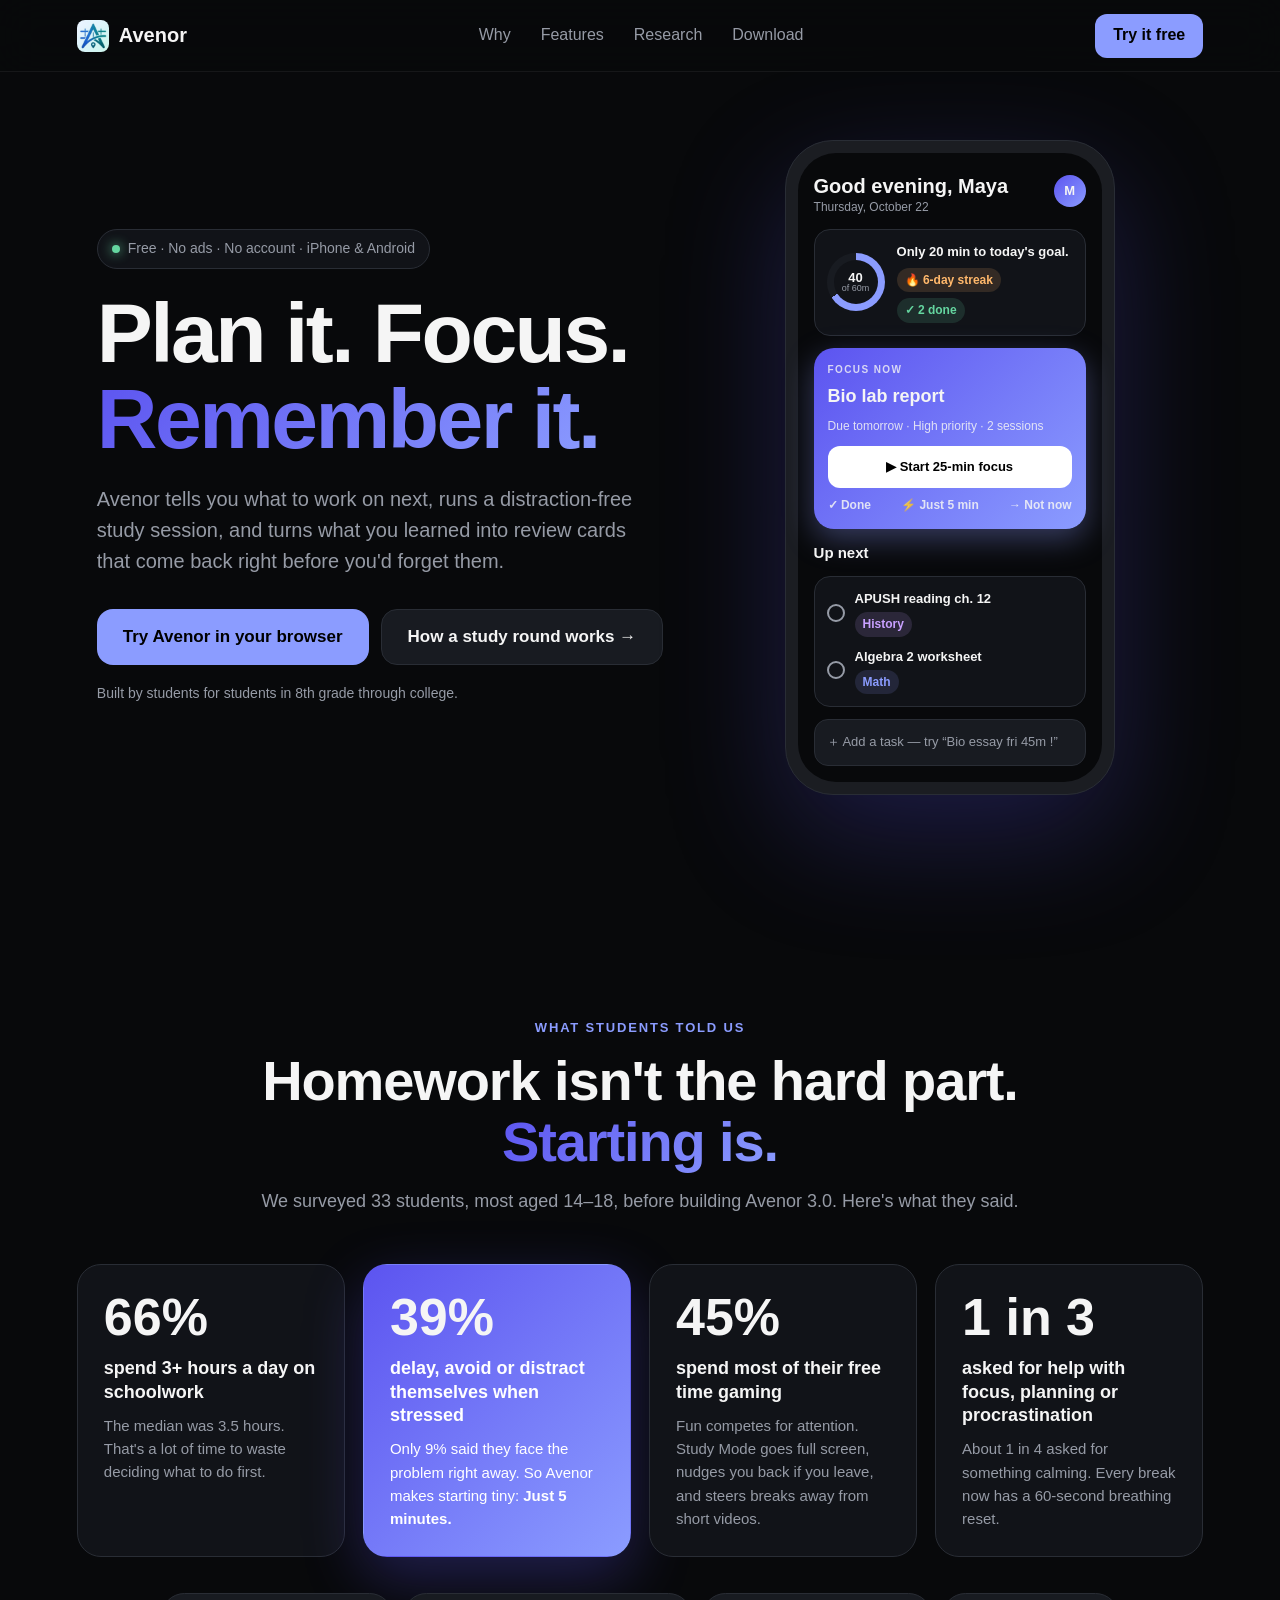
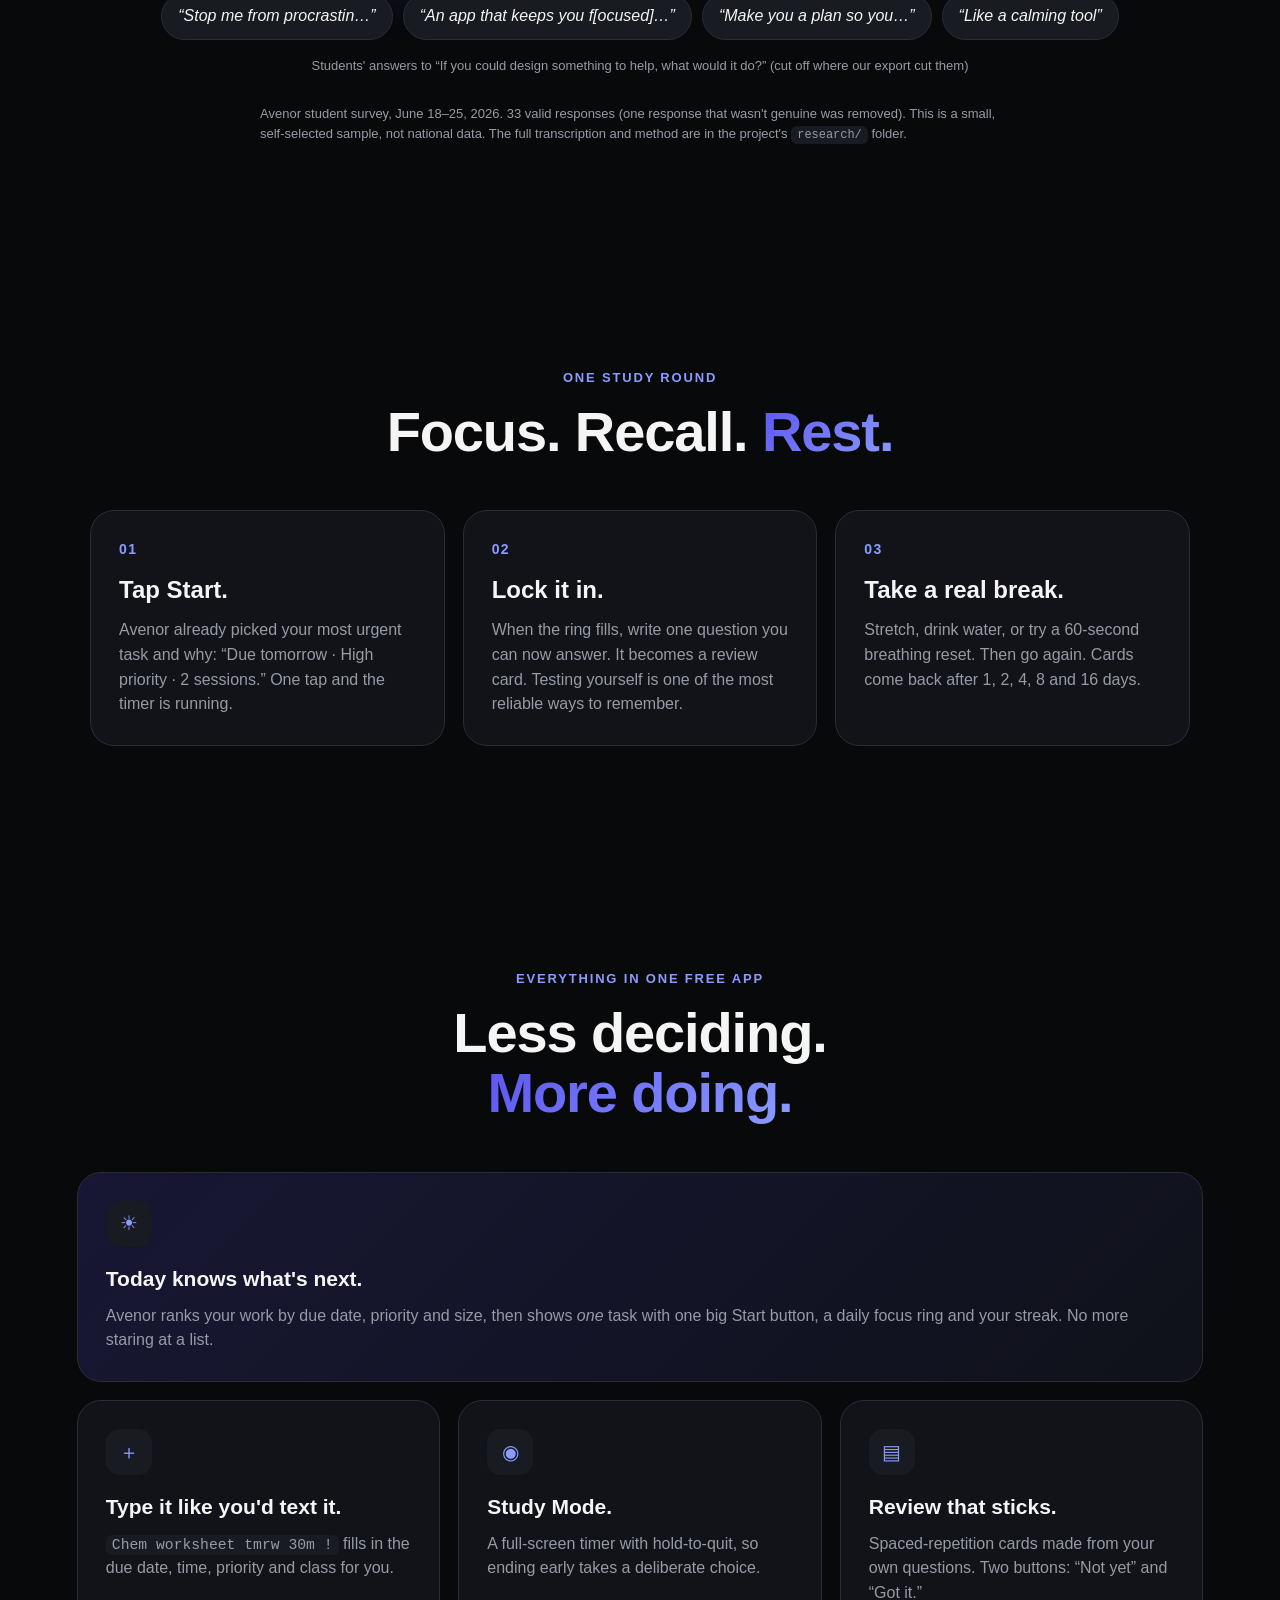
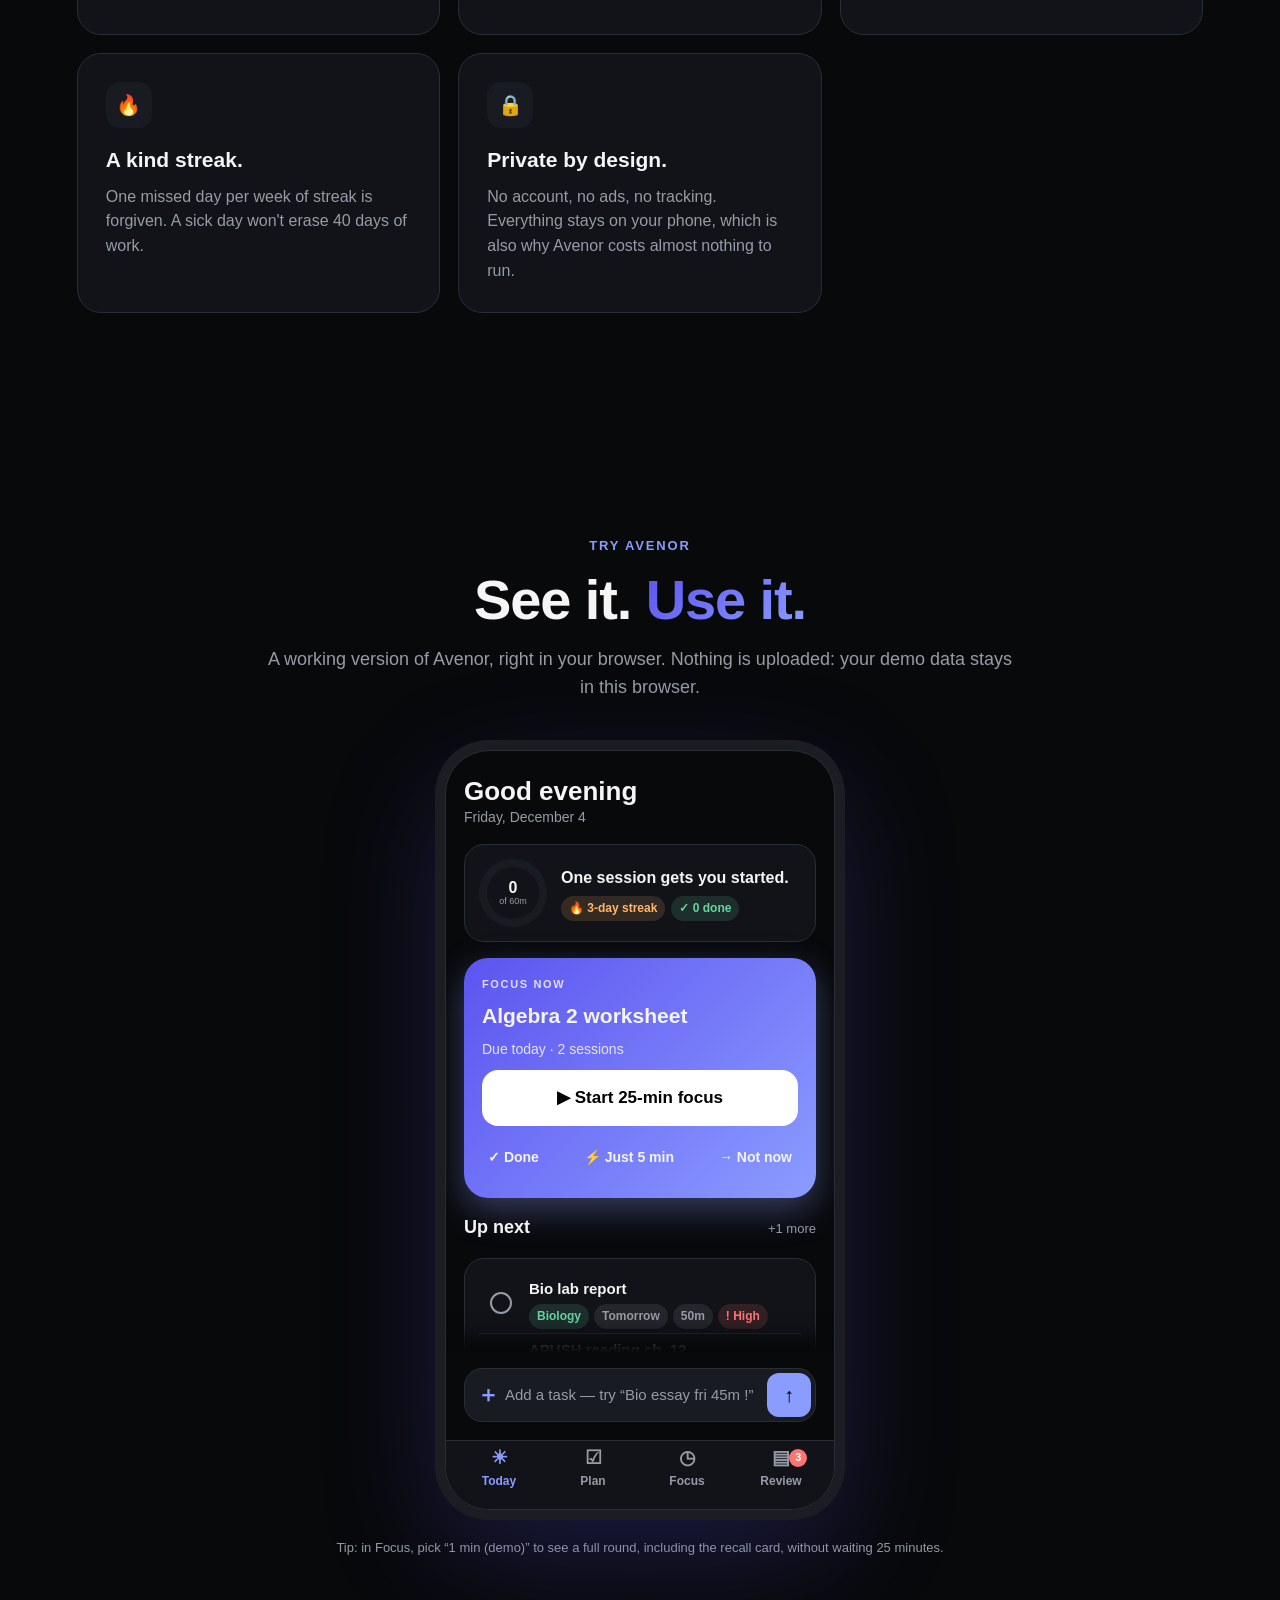
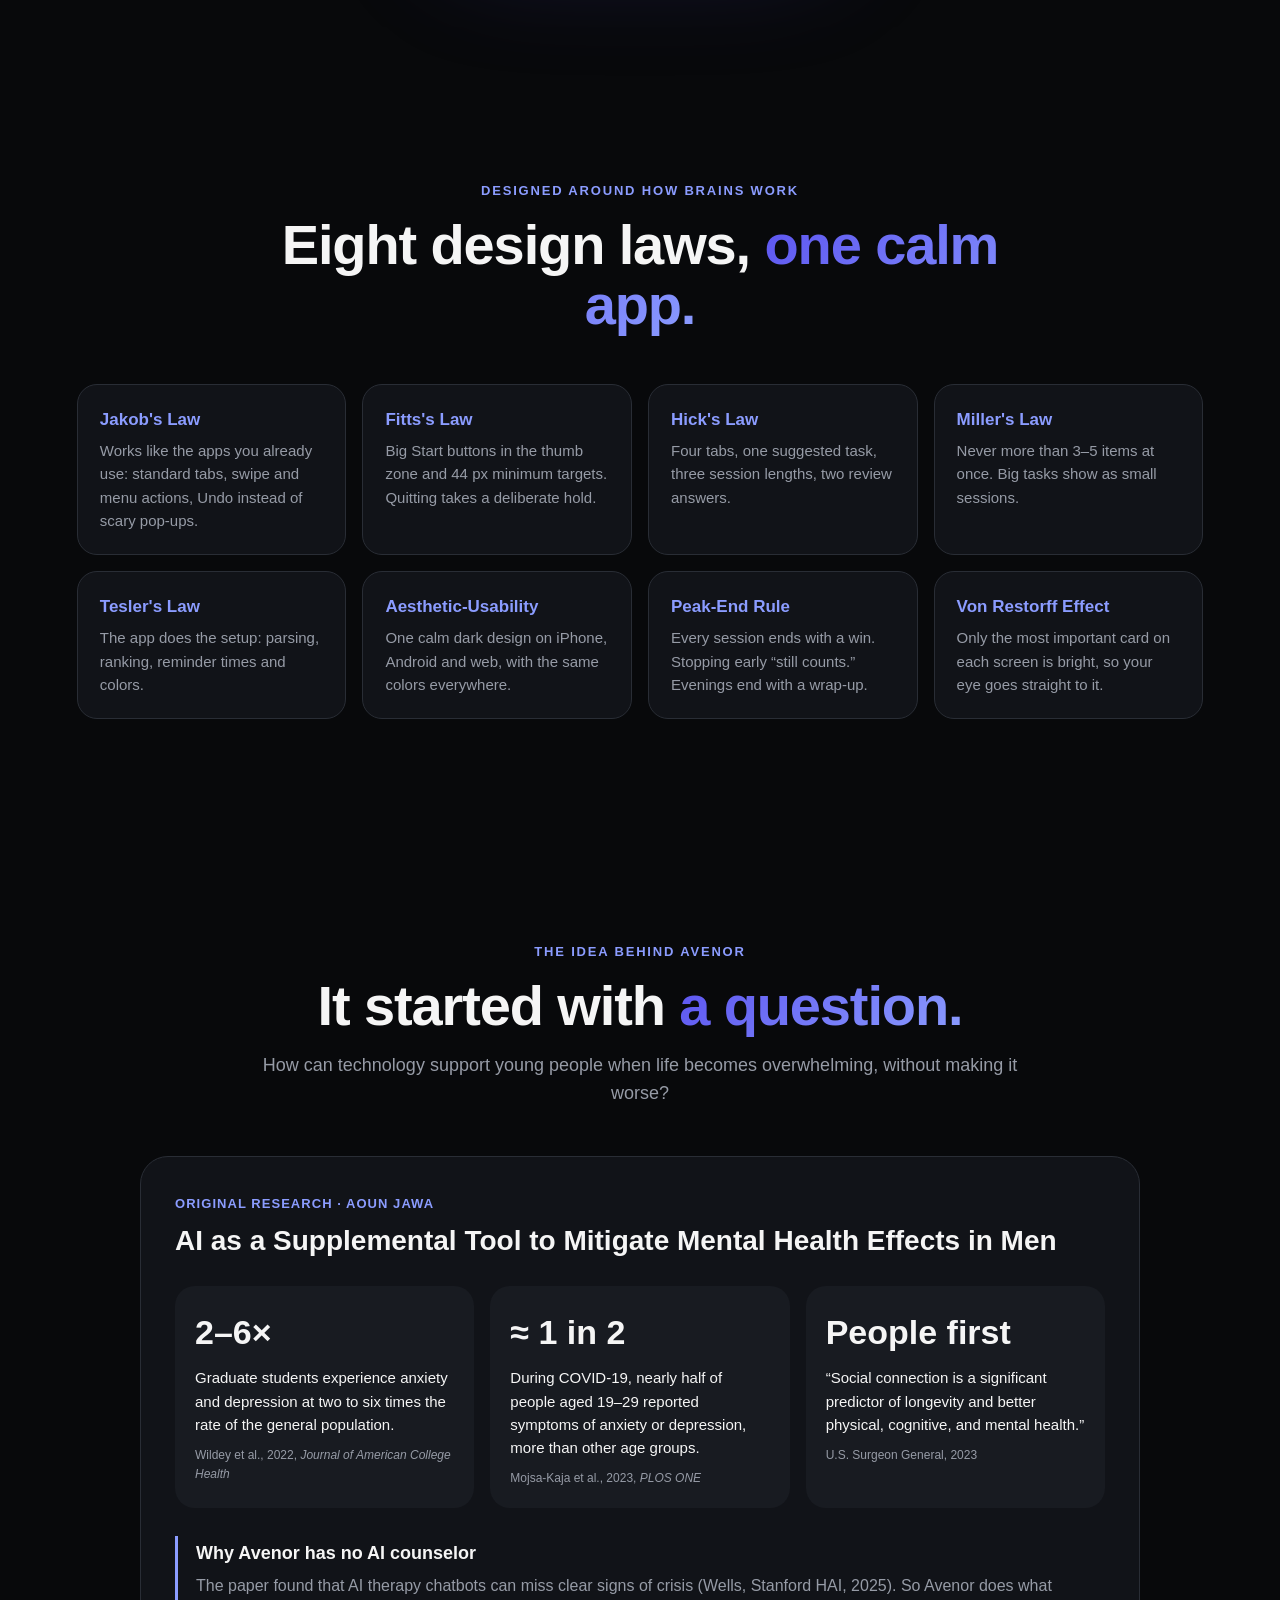
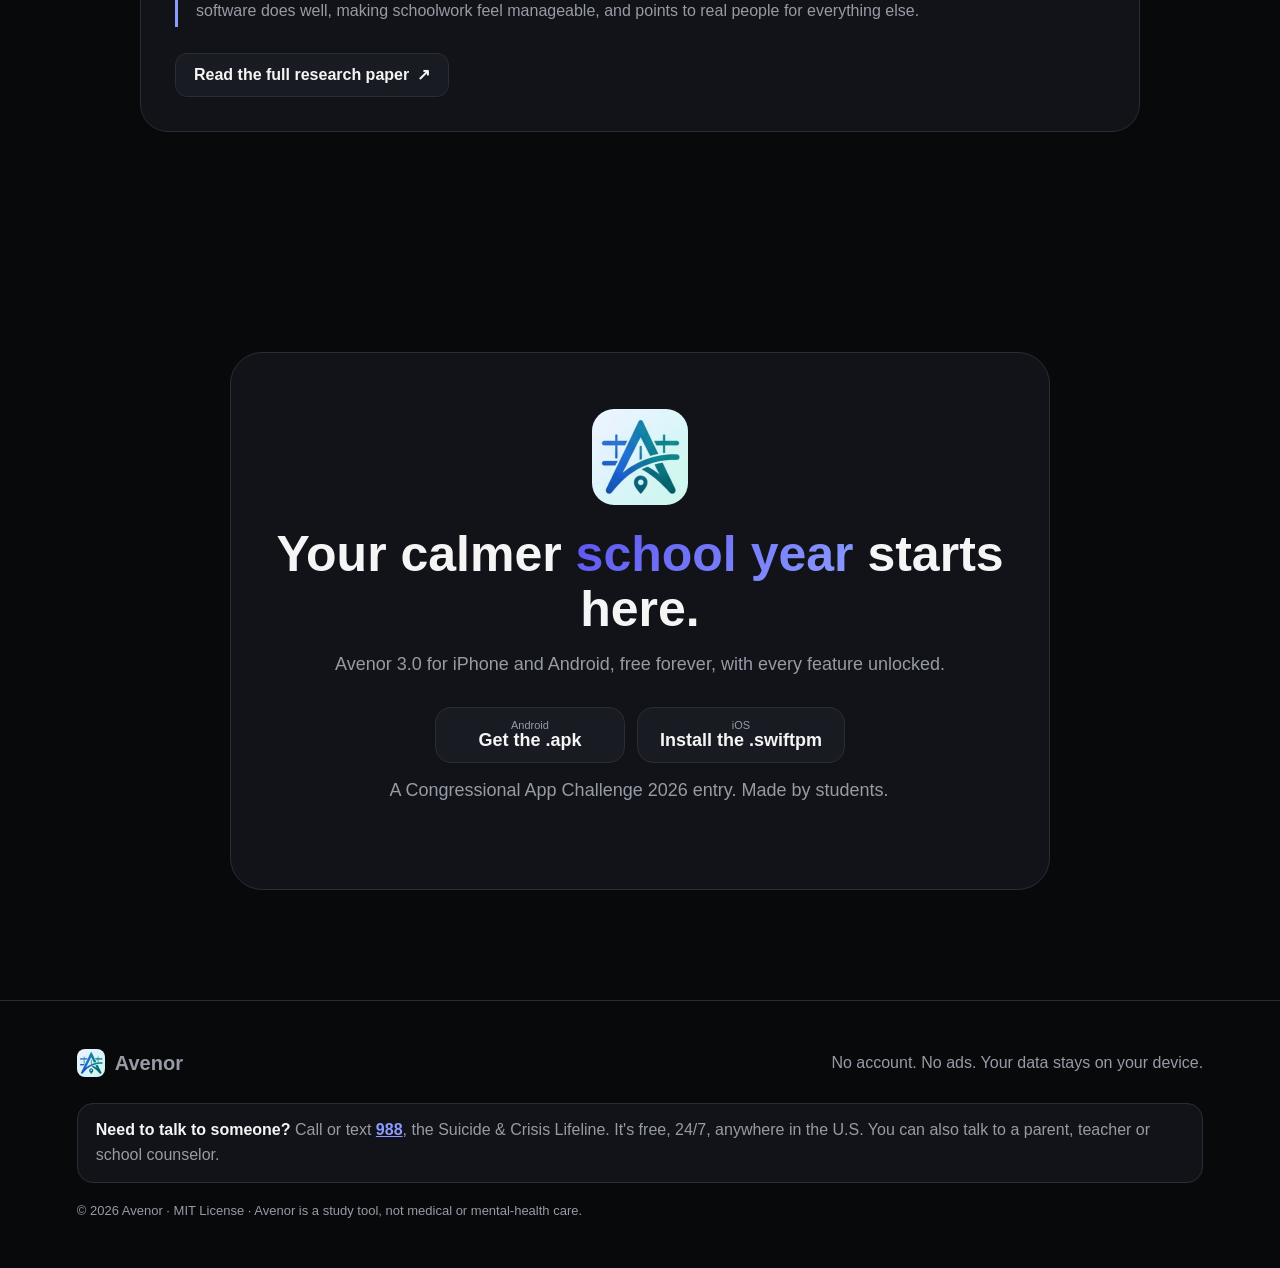
<file: index.html>
<!DOCTYPE html>
<html lang="en">
<head>
  <meta charset="UTF-8">
  <meta name="viewport" content="width=device-width, initial-scale=1.0">
  <title>Avenor — Plan it. Focus. Remember it.</title>
  <meta name="description" content="Avenor is a free, private study app for students in 8th grade through college: a planner, a focus timer and a spaced-repetition memory coach in one. No ads, no account.">
  <meta name="theme-color" content="#08090b">
  <link rel="icon" type="image/png" sizes="32x32" href="assets/favicon-32.png">
  <link rel="apple-touch-icon" href="assets/apple-touch-icon.png">
  <link rel="stylesheet" href="tokens.css">
  <link rel="stylesheet" href="style.css">
</head>
<body>
  <a class="skip-link" href="#main">Skip to content</a>

  <!-- Jakob's Law: a conventional top nav — logo left, links center, one call to action right -->
  <header class="navbar">
    <a class="logo" href="#top" aria-label="Avenor home">
      <img src="assets/avenor-icon.png" alt="" width="32" height="32">
      <span>Avenor</span>
    </a>
    <nav class="nav-links" aria-label="Main">
      <a href="#why">Why</a>
      <a href="#features">Features</a>
      <a href="#research">Research</a>
      <a href="#download">Download</a>
    </nav>
    <a href="#demo" class="nav-button">Try it free</a>
  </header>

  <main id="main">
    <!-- HERO — Hick's Law: one primary action, one secondary -->
    <section class="hero" id="top">
      <div class="hero-content">
        <div class="badge"><span></span>Free · No ads · No account · iPhone &amp; Android</div>
        <h1>Plan it. Focus.<br><span>Remember it.</span></h1>
        <p class="lead">
          Avenor tells you what to work on next, runs a distraction-free study session,
          and turns what you learned into review cards that come back right before you'd forget them.
        </p>
        <div class="hero-buttons">
          <a href="#demo" class="primary-button">Try Avenor in your browser</a>
          <a href="#how" class="secondary-button">How a study round works →</a>
        </div>
        <p class="hero-note">Built by students for students in 8th grade through college.</p>
      </div>

      <!-- Static preview of the app's Today screen (same layout as iOS and Android) -->
      <div class="phone" aria-hidden="true">
        <div class="phone-screen">
          <div class="p-top">
            <div>
              <div class="p-greet">Good evening, Maya</div>
              <div class="p-date">Thursday, October 22</div>
            </div>
            <div class="p-avatar">M</div>
          </div>
          <div class="p-panel p-progress">
            <div class="ring" style="--p: 0.66"><div><b>40</b><small>of 60m</small></div></div>
            <div>
              <b>Only 20 min to today's goal.</b>
              <div class="chips"><span class="chip orange">🔥 6-day streak</span><span class="chip green">✓ 2 done</span></div>
            </div>
          </div>
          <div class="p-hero">
            <small>FOCUS NOW</small>
            <b>Bio lab report</b>
            <span>Due tomorrow · High priority · 2 sessions</span>
            <div class="p-start">▶ Start 25-min focus</div>
            <div class="p-actions"><span>✓ Done</span><span>⚡ Just 5 min</span><span>→ Not now</span></div>
          </div>
          <div class="p-label">Up next</div>
          <div class="p-panel p-list">
            <div class="p-row"><i></i><div><b>APUSH reading ch. 12</b><span class="chip violet">History</span></div></div>
            <div class="p-row"><i></i><div><b>Algebra 2 worksheet</b><span class="chip blue">Math</span></div></div>
          </div>
          <div class="p-quick">＋ Add a task — try “Bio essay fri 45m !”</div>
        </div>
      </div>
    </section>

    <!-- WHY — survey statistics -->
    <section class="why" id="why">
      <div class="section-heading">
        <small>What students told us</small>
        <h2>Homework isn't the hard part.<br><span>Starting is.</span></h2>
        <p>We surveyed 33 students, most aged 14–18, before building Avenor 3.0. Here's what they said.</p>
      </div>
      <div class="stat-grid">
        <article class="stat-card">
          <div class="stat-number" data-count="66">66%</div>
          <h3>spend 3+ hours a day on schoolwork</h3>
          <p>The median was 3.5 hours. That's a lot of time to waste deciding what to do first.</p>
        </article>
        <article class="stat-card highlight">
          <div class="stat-number" data-count="39">39%</div>
          <h3>delay, avoid or distract themselves when stressed</h3>
          <p>Only 9% said they face the problem right away. So Avenor makes starting tiny: <b>Just 5 minutes.</b></p>
        </article>
        <article class="stat-card">
          <div class="stat-number" data-count="45">45%</div>
          <h3>spend most of their free time gaming</h3>
          <p>Fun competes for attention. Study Mode goes full screen, nudges you back if you leave, and steers breaks away from short videos.</p>
        </article>
        <article class="stat-card">
          <div class="stat-number">1 in 3</div>
          <h3>asked for help with focus, planning or procrastination</h3>
          <p>About 1 in 4 asked for something calming. Every break now has a 60-second breathing reset.</p>
        </article>
      </div>
      <figure class="quotes">
        <blockquote>“Stop me from procrastin…”</blockquote>
        <blockquote>“An app that keeps you f[ocused]…”</blockquote>
        <blockquote>“Make you a plan so you…”</blockquote>
        <blockquote>“Like a calming tool”</blockquote>
        <figcaption>Students' answers to “If you could design something to help, what would it do?” (cut off where our export cut them)</figcaption>
      </figure>
      <p class="fineprint">Avenor student survey, June 18–25, 2026. 33 valid responses (one response that wasn't genuine was removed). This is a small, self-selected sample, not national data. The full transcription and method are in the project's <code>research/</code> folder.</p>
    </section>

    <!-- HOW — Miller's Law: three steps -->
    <section class="how" id="how">
      <div class="section-heading">
        <small>One study round</small>
        <h2>Focus. Recall. <span>Rest.</span></h2>
      </div>
      <ol class="steps">
        <li class="step">
          <div class="step-number">01</div>
          <h3>Tap Start.</h3>
          <p>Avenor already picked your most urgent task and why: “Due tomorrow · High priority · 2 sessions.” One tap and the timer is running.</p>
        </li>
        <li class="step">
          <div class="step-number">02</div>
          <h3>Lock it in.</h3>
          <p>When the ring fills, write one question you can now answer. It becomes a review card. Testing yourself is one of the most reliable ways to remember.</p>
        </li>
        <li class="step">
          <div class="step-number">03</div>
          <h3>Take a real break.</h3>
          <p>Stretch, drink water, or try a 60-second breathing reset. Then go again. Cards come back after 1, 2, 4, 8 and 16 days.</p>
        </li>
      </ol>
    </section>

    <!-- FEATURES -->
    <section class="features" id="features">
      <div class="section-heading">
        <small>Everything in one free app</small>
        <h2>Less deciding.<br><span>More doing.</span></h2>
      </div>
      <div class="feature-grid">
        <article class="feature-card large">
          <div class="feature-icon" aria-hidden="true">☀︎</div>
          <h3>Today knows what's next.</h3>
          <p>Avenor ranks your work by due date, priority and size, then shows <em>one</em> task with one big Start button, a daily focus ring and your streak. No more staring at a list.</p>
        </article>
        <article class="feature-card">
          <div class="feature-icon" aria-hidden="true">＋</div>
          <h3>Type it like you'd text it.</h3>
          <p><code>Chem worksheet tmrw 30m !</code> fills in the due date, time, priority and class for you.</p>
        </article>
        <article class="feature-card">
          <div class="feature-icon" aria-hidden="true">◉</div>
          <h3>Study Mode.</h3>
          <p>A full-screen timer with hold-to-quit, so ending early takes a deliberate choice.</p>
        </article>
        <article class="feature-card">
          <div class="feature-icon" aria-hidden="true">▤</div>
          <h3>Review that sticks.</h3>
          <p>Spaced-repetition cards made from your own questions. Two buttons: “Not yet” and “Got it.”</p>
        </article>
        <article class="feature-card">
          <div class="feature-icon" aria-hidden="true">🔥</div>
          <h3>A kind streak.</h3>
          <p>One missed day per week of streak is forgiven. A sick day won't erase 40 days of work.</p>
        </article>
        <article class="feature-card">
          <div class="feature-icon" aria-hidden="true">🔒</div>
          <h3>Private by design.</h3>
          <p>No account, no ads, no tracking. Everything stays on your phone, which is also why Avenor costs almost nothing to run.</p>
        </article>
      </div>
    </section>

    <!-- DEMO -->
    <section class="demo" id="demo">
      <div class="section-heading">
        <small>Try Avenor</small>
        <h2>See it. <span>Use it.</span></h2>
        <p>A working version of Avenor, right in your browser. Nothing is uploaded: your demo data stays in this browser.</p>
      </div>

      <div class="app" id="app">
        <div class="app-screen" id="appScreen" aria-live="polite"></div>
        <!-- Jakob's Law: the same four tabs, in the same order, as the phone apps -->
        <nav class="tabbar" role="tablist" aria-label="Avenor demo">
          <button role="tab" data-tab="today" aria-selected="true"><span aria-hidden="true">☀︎</span>Today</button>
          <button role="tab" data-tab="plan" aria-selected="false"><span aria-hidden="true">☑︎</span>Plan</button>
          <button role="tab" data-tab="focus" aria-selected="false"><span aria-hidden="true">◷</span>Focus</button>
          <button role="tab" data-tab="review" aria-selected="false"><span aria-hidden="true">▤</span>Review<b class="tab-badge" id="reviewBadge" hidden></b></button>
        </nav>
      </div>
      <p class="fineprint center">Tip: in Focus, pick “1 min (demo)” to see a full round, including the recall card, without waiting 25 minutes.</p>
    </section>

    <!-- UX LAWS -->
    <section class="laws" id="laws">
      <div class="section-heading">
        <small>Designed around how brains work</small>
        <h2>Eight design laws, <span>one calm app.</span></h2>
      </div>
      <div class="law-grid">
        <article><h3>Jakob's Law</h3><p>Works like the apps you already use: standard tabs, swipe and menu actions, Undo instead of scary pop-ups.</p></article>
        <article><h3>Fitts's Law</h3><p>Big Start buttons in the thumb zone and 44 px minimum targets. Quitting takes a deliberate hold.</p></article>
        <article><h3>Hick's Law</h3><p>Four tabs, one suggested task, three session lengths, two review answers.</p></article>
        <article><h3>Miller's Law</h3><p>Never more than 3–5 items at once. Big tasks show as small sessions.</p></article>
        <article><h3>Tesler's Law</h3><p>The app does the setup: parsing, ranking, reminder times and colors.</p></article>
        <article><h3>Aesthetic-Usability</h3><p>One calm dark design on iPhone, Android and web, with the same colors everywhere.</p></article>
        <article><h3>Peak-End Rule</h3><p>Every session ends with a win. Stopping early “still counts.” Evenings end with a wrap-up.</p></article>
        <article><h3>Von Restorff Effect</h3><p>Only the most important card on each screen is bright, so your eye goes straight to it.</p></article>
      </div>
    </section>

    <!-- RESEARCH -->
    <section class="research" id="research">
      <div class="section-heading">
        <small>The idea behind Avenor</small>
        <h2>It started with <span>a question.</span></h2>
        <p>How can technology support young people when life becomes overwhelming, without making it worse?</p>
      </div>

      <div class="research-card">
        <div class="research-card-top">
          <div>
            <span class="research-tag">Original research · Aoun Jawa</span>
            <h3>AI as a Supplemental Tool to Mitigate Mental Health Effects in Men</h3>
          </div>
        </div>
        <div class="research-stats">
          <div>
            <b>2–6×</b>
            <p>Graduate students experience anxiety and depression at two to six times the rate of the general population.</p>
            <cite>Wildey et al., 2022, <i>Journal of American College Health</i></cite>
          </div>
          <div>
            <b>≈ 1 in 2</b>
            <p>During COVID-19, nearly half of people aged 19–29 reported symptoms of anxiety or depression, more than other age groups.</p>
            <cite>Mojsa-Kaja et al., 2023, <i>PLOS ONE</i></cite>
          </div>
          <div>
            <b>People first</b>
            <p>“Social connection is a significant predictor of longevity and better physical, cognitive, and mental health.”</p>
            <cite>U.S. Surgeon General, 2023</cite>
          </div>
        </div>
        <div class="research-finding">
          <h4>Why Avenor has no AI counselor</h4>
          <p>
            The paper found that AI therapy chatbots can miss clear signs of crisis
            (Wells, Stanford HAI, 2025). So Avenor does what software does well, making schoolwork
            feel manageable, and points to real people for everything else.
          </p>
        </div>
        <a href="assets/research-paper.pdf" target="_blank" rel="noopener" class="research-button">Read the full research paper <span aria-hidden="true">↗</span></a>
      </div>
    </section>

    <!-- DOWNLOAD -->
    <section class="download" id="download">
      <div class="download-box">
        <img src="assets/avenor-icon.png" alt="Avenor app icon" width="96" height="96" class="download-icon">
        <h2>Your calmer <span>school year</span> starts here.</h2>
        <p>Avenor 3.0 for iPhone and Android, free forever, with every feature unlocked.</p>
        <div class="store-buttons">
          <a class="store-button" href="downloads/avenor.apk.zip" download><small>Android</small>Get the .apk</a>
          <a class="store-button" href="downloads/Avenor.swiftpm.zip" download><small>iOS</small>Install the .swiftpm</a>
        </div>
        <p class="fineprint">A Congressional App Challenge 2026 entry. Made by students.</p>
      </div>
    </section>
  </main>

  <footer>
    <div class="footer-top">
      <a class="logo" href="#top"><img src="assets/avenor-icon.png" alt="" width="28" height="28"><span>Avenor</span></a>
      <p>No account. No ads. Your data stays on your device.</p>
    </div>
    <div class="help-line" role="note">
      <b>Need to talk to someone?</b> Call or text <a href="tel:988">988</a>, the Suicide &amp; Crisis Lifeline. It's free, 24/7, anywhere in the U.S. You can also talk to a parent, teacher or school counselor.
    </div>
    <p class="copyright">© 2026 Avenor · MIT License · Avenor is a study tool, not medical or mental-health care.</p>
  </footer>

  <script src="script.js"></script>
</body>
</html>
</file>
<file: tokens.css>
/* Avenor design tokens — the same values as iOS Theme.swift and Android ui/theme/Theme.kt.
   Change a value here, change it there too (see DESIGN_SYSTEM.md at the repo root). */
:root {
  /* Color */
  --av-background: #08090b;
  --av-surface: #111318;
  --av-elevated: #181b21;
  --av-border: #292d35;
  --av-text: #f5f5f5;
  --av-muted: #969ba6;
  --av-accent: #8b9cff;
  --av-accent-deep: #5c54f0;
  --av-green: #65d6a0;
  --av-red: #ff7373;
  --av-orange: #ffb86b;
  --av-pink: #fa8cbe;
  --av-sky: #73cdfa;
  --av-violet: #c8a0ff;
  --av-gold: #ffd666;
  --av-hero: linear-gradient(135deg, var(--av-accent-deep), var(--av-accent));

  /* Type: each platform's native UI font (SF Pro on Apple, Roboto on Android, Segoe UI on Windows) */
  --av-font: -apple-system, BlinkMacSystemFont, "SF Pro Text", "Segoe UI", Roboto, "Helvetica Neue", Arial, sans-serif;
  --av-font-rounded: ui-rounded, "SF Pro Rounded", -apple-system, BlinkMacSystemFont, "Segoe UI", Roboto, sans-serif;

  /* Shape */
  --av-radius-s: 14px;
  --av-radius-m: 16px;
  --av-radius-l: 20px;
  --av-radius-xl: 24px;

  /* Fitts's Law */
  --av-min-tap: 44px;
  --av-primary-height: 56px;

  color-scheme: dark;
}
</file>
<file: style.css>
/* Avenor website — uses tokens.css so it matches the iOS and Android apps exactly. */

*, *::before, *::after { margin: 0; padding: 0; box-sizing: border-box; }
html { scroll-behavior: smooth; scroll-padding-top: 88px; }
body {
  background: var(--av-background);
  color: var(--av-text);
  font-family: var(--av-font);
  line-height: 1.55;
  -webkit-font-smoothing: antialiased;
  overflow-x: hidden;
}
a { color: inherit; text-decoration: none; }
img { display: block; }
code { font-family: ui-monospace, SFMono-Regular, Menlo, monospace; font-size: .92em; background: var(--av-elevated); padding: 2px 6px; border-radius: 6px; }
button { font: inherit; color: inherit; }
:focus-visible { outline: 3px solid var(--av-accent); outline-offset: 3px; border-radius: 8px; }
@media (prefers-reduced-motion: reduce) { html { scroll-behavior: auto; } *, *::before, *::after { animation: none !important; transition: none !important; } }

.skip-link { position: absolute; left: -999px; top: 8px; background: var(--av-accent); color: #000; padding: 10px 14px; border-radius: 10px; z-index: 200; }
.skip-link:focus { left: 16px; }

/* ---------- Nav ---------- */
.navbar {
  position: fixed; inset: 0 0 auto 0; height: 72px; z-index: 100;
  display: flex; align-items: center; justify-content: space-between; gap: 16px;
  padding: 0 max(16px, 6vw);
  background: rgba(8, 9, 11, .78); backdrop-filter: blur(20px); -webkit-backdrop-filter: blur(20px);
  border-bottom: 1px solid rgba(255, 255, 255, .06);
}
.logo { display: flex; align-items: center; gap: 10px; font-size: 20px; font-weight: 700; min-height: var(--av-min-tap); }
.logo img { border-radius: 8px; }
.nav-links { display: flex; gap: 6px; }
.nav-links a { color: var(--av-muted); padding: 10px 12px; border-radius: 10px; min-height: var(--av-min-tap); display: inline-flex; align-items: center; }
.nav-links a:hover { color: var(--av-text); background: var(--av-elevated); }
.nav-button { background: var(--av-accent); color: #000; font-weight: 700; padding: 0 18px; min-height: var(--av-min-tap); display: inline-flex; align-items: center; border-radius: 12px; }

/* ---------- Shared ---------- */
section { padding: 110px max(16px, 6vw); }
.section-heading { max-width: 760px; margin: 0 auto 48px; text-align: center; }
.section-heading small { color: var(--av-accent); font-weight: 700; letter-spacing: .14em; text-transform: uppercase; font-size: 13px; }
.section-heading h2 { font-family: var(--av-font-rounded); font-size: clamp(34px, 5vw, 56px); line-height: 1.08; margin: 12px 0 16px; letter-spacing: -.02em; }
.section-heading h2 span, .hero h1 span { background: var(--av-hero); -webkit-background-clip: text; background-clip: text; color: transparent; }
.section-heading p { color: var(--av-muted); font-size: 18px; }
.fineprint { color: var(--av-muted); font-size: 13px; max-width: 760px; margin: 28px auto 0; }
.fineprint.center { text-align: center; }

.primary-button, .secondary-button {
  display: inline-flex; align-items: center; justify-content: center; gap: 8px;
  min-height: var(--av-primary-height); padding: 0 26px; border-radius: var(--av-radius-m);
  font-weight: 700; font-size: 17px; border: 0; cursor: pointer; transition: transform .15s ease;
}
.primary-button { background: var(--av-accent); color: #000; }
.primary-button.white { background: #fff; }
.secondary-button { background: var(--av-elevated); border: 1px solid var(--av-border); color: var(--av-text); }
.primary-button:active, .secondary-button:active { transform: scale(.97); }
.full { width: 100%; }

.badge { display: inline-flex; align-items: center; gap: 8px; padding: 8px 14px; border-radius: 999px; background: var(--av-surface); border: 1px solid var(--av-border); color: var(--av-muted); font-size: 14px; }
.badge span { width: 8px; height: 8px; border-radius: 50%; background: var(--av-green); box-shadow: 0 0 12px var(--av-green); }

.chip { display: inline-flex; align-items: center; gap: 4px; font-size: 12px; font-weight: 600; padding: 3px 8px; border-radius: 999px; color: var(--c, var(--av-muted)); background: color-mix(in srgb, var(--c, var(--av-muted)) 14%, transparent); white-space: nowrap; }
.chip.orange { --c: var(--av-orange); } .chip.green { --c: var(--av-green); } .chip.violet { --c: var(--av-violet); }
.chip.blue { --c: var(--av-accent); } .chip.red { --c: var(--av-red); } .chip.sky { --c: var(--av-sky); } .chip.white { --c: #fff; }

/* ---------- Hero ---------- */
.hero { min-height: 100vh; padding-top: 140px; display: grid; grid-template-columns: 1.1fr .9fr; gap: 48px; align-items: center; max-width: 1240px; margin: 0 auto; }
.hero h1 { font-family: var(--av-font-rounded); font-size: clamp(44px, 7vw, 84px); line-height: 1.02; letter-spacing: -.03em; margin: 22px 0; }
.lead { font-size: 20px; color: var(--av-muted); max-width: 560px; }
.hero-buttons { display: flex; flex-wrap: wrap; gap: 12px; margin-top: 32px; }
.hero-note { color: var(--av-muted); font-size: 14px; margin-top: 18px; }

/* Phone mockup (mirrors the native Today screen) */
.phone { text-align: left; justify-self: center; width: 330px; max-width: 100%; border-radius: 48px; padding: 12px; background: #1b1d22; border: 1px solid var(--av-border); box-shadow: 0 40px 120px rgba(92, 84, 240, .25); }
.phone-screen { border-radius: 38px; background: var(--av-background); padding: 22px 16px 16px; display: flex; flex-direction: column; gap: 12px; font-size: 13px; }
.p-top { display: flex; justify-content: space-between; align-items: flex-start; }
.p-greet { font-family: var(--av-font-rounded); font-weight: 800; font-size: 20px; line-height: 1.15; }
.p-date { color: var(--av-muted); font-size: 12px; }
.p-avatar { width: 32px; height: 32px; border-radius: 50%; background: var(--av-hero); display: grid; place-items: center; font-weight: 700; }
.p-panel { background: var(--av-surface); border: 1px solid var(--av-border); border-radius: 16px; padding: 12px; }
.p-progress { display: flex; gap: 12px; align-items: center; }
.ring { --p: 0; width: 58px; height: 58px; flex: none; border-radius: 50%; display: grid; place-items: center; background: conic-gradient(var(--av-accent) calc(var(--p) * 360deg), var(--av-elevated) 0); position: relative; }
.ring::before { content: ""; position: absolute; inset: 7px; border-radius: 50%; background: var(--av-surface); }
.ring > div { position: relative; text-align: center; line-height: 1.05; }
.ring small { display: block; color: var(--av-muted); font-size: 9px; }
.chips { display: flex; gap: 6px; margin-top: 6px; flex-wrap: wrap; }
.p-hero { background: var(--av-hero); border-radius: 20px; padding: 14px; display: flex; flex-direction: column; gap: 6px; box-shadow: 0 10px 30px rgba(139, 156, 255, .35); }
.p-hero small { font-weight: 900; letter-spacing: .14em; font-size: 10px; opacity: .8; }
.p-hero b { font-size: 18px; }
.p-hero span { opacity: .85; font-size: 12px; }
.p-start { background: #fff; color: #000; font-weight: 700; text-align: center; border-radius: 12px; padding: 11px; margin-top: 4px; }
.p-actions { display: flex; justify-content: space-between; font-weight: 600; font-size: 12px; padding-top: 2px; }
.p-label { font-weight: 800; font-size: 15px; }
.p-list { display: flex; flex-direction: column; gap: 10px; }
.p-row { display: flex; gap: 10px; align-items: center; }
.p-row i { width: 18px; height: 18px; border-radius: 50%; border: 2px solid var(--av-muted); flex: none; }
.p-row div { display: flex; flex-direction: column; gap: 3px; align-items: flex-start; }
.p-quick { border: 1px solid var(--av-border); background: var(--av-elevated); border-radius: 14px; padding: 12px; color: var(--av-muted); }

/* ---------- Why / stats ---------- */
.stat-grid { display: grid; grid-template-columns: repeat(4, 1fr); gap: 18px; max-width: 1200px; margin: 0 auto; }
.stat-card { background: var(--av-surface); border: 1px solid var(--av-border); border-radius: var(--av-radius-xl); padding: 26px; }
.stat-card.highlight { background: var(--av-hero); border-color: transparent; box-shadow: 0 20px 60px rgba(92, 84, 240, .3); }
.stat-card.highlight p, .stat-card.highlight h3 { color: #fff; }
.stat-number { font-family: var(--av-font-rounded); font-size: 52px; font-weight: 800; line-height: 1; margin-bottom: 14px; }
.stat-card h3 { font-size: 18px; line-height: 1.3; margin-bottom: 10px; }
.stat-card p { color: var(--av-muted); font-size: 15px; }
.quotes { max-width: 1000px; margin: 36px auto 0; display: flex; flex-wrap: wrap; justify-content: center; gap: 10px; }
.quotes blockquote { background: var(--av-elevated); border: 1px solid var(--av-border); border-radius: 999px; padding: 10px 16px; font-style: italic; color: var(--av-text); }
.quotes figcaption { width: 100%; text-align: center; color: var(--av-muted); font-size: 13px; margin-top: 6px; }

/* ---------- How ---------- */
.steps { list-style: none; display: grid; grid-template-columns: repeat(3, 1fr); gap: 18px; max-width: 1100px; margin: 0 auto; }
.step { background: var(--av-surface); border: 1px solid var(--av-border); border-radius: var(--av-radius-xl); padding: 28px; }
.step-number { color: var(--av-accent); font-weight: 800; font-size: 14px; letter-spacing: .1em; }
.step h3 { font-size: 24px; margin: 10px 0; }
.step p { color: var(--av-muted); }

/* ---------- Features ---------- */
.feature-grid { display: grid; grid-template-columns: repeat(3, 1fr); gap: 18px; max-width: 1200px; margin: 0 auto; }
.feature-card { background: var(--av-surface); border: 1px solid var(--av-border); border-radius: var(--av-radius-xl); padding: 28px; }
.feature-card.large { grid-column: span 3; background: linear-gradient(135deg, rgba(92, 84, 240, .18), rgba(139, 156, 255, .06)); }
.feature-icon { width: 46px; height: 46px; border-radius: 14px; display: grid; place-items: center; background: var(--av-elevated); color: var(--av-accent); font-size: 20px; margin-bottom: 16px; }
.feature-card h3 { font-size: 21px; margin-bottom: 8px; }
.feature-card p { color: var(--av-muted); }

/* ---------- Demo app ---------- */
.app {
  width: 390px; max-width: 100%; height: 760px; margin: 0 auto; position: relative;
  border-radius: 44px; border: 1px solid var(--av-border); background: var(--av-background);
  box-shadow: 0 0 0 10px #1b1d22, 0 40px 120px rgba(92, 84, 240, .25);
  display: flex; flex-direction: column; overflow: hidden;
}
.app-screen { flex: 1; overflow-y: auto; padding: 26px 18px 18px; display: flex; flex-direction: column; gap: 16px; position: relative; }
.tabbar { display: grid; grid-template-columns: repeat(4, 1fr); border-top: 1px solid var(--av-border); background: var(--av-surface); padding: 6px 6px 10px; }
.tabbar button { background: none; border: 0; color: var(--av-muted); display: flex; flex-direction: column; align-items: center; gap: 2px; min-height: 52px; font-size: 12px; font-weight: 600; cursor: pointer; border-radius: 12px; position: relative; }
.tabbar button span { font-size: 19px; line-height: 1.2; }
.tabbar button[aria-selected="true"] { color: var(--av-accent); }
.tab-badge { position: absolute; top: 2px; right: 22%; background: var(--av-red); color: #fff; font-size: 11px; min-width: 18px; height: 18px; border-radius: 9px; display: grid; place-items: center; padding: 0 5px; }

.a-title { font-family: var(--av-font-rounded); font-size: 26px; font-weight: 800; line-height: 1.15; }
.a-sub { color: var(--av-muted); font-size: 14px; }
.a-panel { background: var(--av-surface); border: 1px solid var(--av-border); border-radius: var(--av-radius-l); padding: 14px; }
.a-hero { background: var(--av-hero); border-radius: var(--av-radius-xl); padding: 18px; display: flex; flex-direction: column; gap: 10px; box-shadow: 0 12px 34px rgba(139, 156, 255, .35); }
.a-hero .eyebrow { font-size: 11px; font-weight: 900; letter-spacing: .15em; opacity: .85; }
.a-hero h3 { font-size: 21px; line-height: 1.2; }
.a-hero .reason { opacity: .88; font-size: 14px; }
.a-hero .row { display: flex; justify-content: space-between; }
.link-btn { background: none; border: 0; color: inherit; font-weight: 600; font-size: 14px; min-height: var(--av-min-tap); padding: 0 6px; cursor: pointer; border-radius: 10px; }
.link-btn.accent { color: var(--av-accent); }
.a-heading { display: flex; justify-content: space-between; align-items: baseline; font-weight: 800; font-size: 18px; }
.a-heading small { color: var(--av-muted); font-weight: 500; font-size: 13px; }
.a-progress { display: flex; gap: 14px; align-items: center; }
.a-progress .ring { width: 68px; height: 68px; }
.a-progress .ring::before { inset: 8px; }

.task-row { display: flex; align-items: center; gap: 6px; padding: 4px 0; }
.task-row + .task-row { border-top: 1px solid var(--av-border); }
.check { width: var(--av-min-tap); height: var(--av-min-tap); flex: none; border: 0; background: none; cursor: pointer; display: grid; place-items: center; }
.check i { width: 22px; height: 22px; border-radius: 50%; border: 2px solid var(--av-muted); display: grid; place-items: center; font-style: normal; font-size: 13px; }
.check.done i { background: var(--av-green); border-color: var(--av-green); color: #000; }
.task-main { flex: 1; min-width: 0; display: flex; flex-direction: column; gap: 4px; }
.task-main b { font-size: 15px; overflow: hidden; text-overflow: ellipsis; }
.task-main.done b { color: var(--av-muted); text-decoration: line-through; }
.task-meta { display: flex; gap: 5px; flex-wrap: wrap; }
.del { width: var(--av-min-tap); height: var(--av-min-tap); background: none; border: 0; color: var(--av-muted); cursor: pointer; font-size: 18px; border-radius: 10px; }
.bucket { font-size: 11px; font-weight: 800; letter-spacing: .1em; color: var(--av-muted); display: flex; justify-content: space-between; padding: 4px 4px 0; }
.bucket.overdue { color: var(--av-red); }

.quick { position: sticky; bottom: -18px; margin: auto -18px -18px; padding: 8px 18px 18px; background: var(--av-background); box-shadow: 0 -16px 16px var(--av-background); }
.quick-chips { display: flex; gap: 6px; overflow-x: auto; padding-bottom: 8px; }
.quick-field { display: flex; align-items: center; gap: 6px; background: var(--av-elevated); border: 1px solid var(--av-border); border-radius: 18px; padding: 0 4px 0 12px; min-height: 54px; }
.quick-field input { flex: 1; min-width: 0; background: none; border: 0; color: var(--av-text); font: inherit; font-size: 15px; padding: 12px 0; outline: none; }
.quick-field input::placeholder { color: var(--av-muted); }
.quick-field button { width: var(--av-min-tap); height: var(--av-min-tap); border-radius: 12px; border: 0; background: var(--av-accent); color: #000; font-size: 20px; font-weight: 800; cursor: pointer; }
.quick-field .plus { color: var(--av-accent); font-size: 22px; font-weight: 700; }

.seg { display: grid; grid-template-columns: repeat(3, 1fr); background: var(--av-elevated); border-radius: 12px; padding: 3px; }
.seg button { border: 0; background: none; min-height: 38px; border-radius: 10px; color: var(--av-muted); font-weight: 600; cursor: pointer; }
.seg button[aria-pressed="true"] { background: var(--av-surface); color: var(--av-text); }
.choice-list { display: flex; flex-direction: column; gap: 8px; }
.choice { display: flex; gap: 12px; align-items: center; text-align: left; background: var(--av-surface); border: 1px solid var(--av-border); border-radius: var(--av-radius-m); padding: 12px 14px; min-height: 56px; cursor: pointer; color: var(--av-text); }
.choice[aria-pressed="true"] { border-color: var(--av-accent); background: rgba(139, 156, 255, .12); }
.choice .dot { width: 18px; height: 18px; border-radius: 50%; border: 2px solid var(--av-muted); flex: none; }
.choice[aria-pressed="true"] .dot { border: 6px solid var(--av-accent); }
.choice small { display: block; color: var(--av-muted); font-size: 12px; }
.presets { display: grid; grid-template-columns: repeat(3, 1fr); gap: 10px; }
.preset { min-height: 64px; border-radius: var(--av-radius-m); border: 0; background: var(--av-surface); color: var(--av-text); cursor: pointer; font-weight: 800; font-size: 19px; }
.preset small { display: block; font-size: 11px; font-weight: 500; color: var(--av-muted); }
.preset[aria-pressed="true"] { background: var(--av-accent); color: #000; }
.preset[aria-pressed="true"] small { color: rgba(0, 0, 0, .65); }
.text-input { width: 100%; background: var(--av-surface); border: 1px solid var(--av-border); color: var(--av-text); border-radius: var(--av-radius-m); padding: 14px; font: inherit; min-height: 52px; }
textarea.text-input { resize: vertical; min-height: 60px; }

/* Full-screen overlays inside the demo phone (Study Mode, review set) */
.overlay { position: absolute; inset: 0; background: var(--av-background); z-index: 10; display: flex; flex-direction: column; padding: 30px 22px 22px; gap: 14px; overflow-y: auto; }
.center { text-align: center; }
.timer-ring { width: 250px; height: 250px; margin: auto; border-radius: 50%; display: grid; place-items: center; position: relative; background: conic-gradient(var(--av-accent) calc(var(--p) * 360deg), var(--av-elevated) 0); }
.timer-ring.paused { background: conic-gradient(var(--av-muted) calc(var(--p) * 360deg), var(--av-elevated) 0); }
.timer-ring::before { content: ""; position: absolute; inset: 14px; border-radius: 50%; background: var(--av-background); }
.timer-ring div { position: relative; text-align: center; }
.timer-ring b { font-family: var(--av-font-rounded); font-size: 54px; font-variant-numeric: tabular-nums; display: block; line-height: 1; }
.timer-ring span { color: var(--av-muted); font-size: 14px; }
.hold { position: relative; overflow: hidden; border-radius: 999px; min-height: 48px; border: 0; background: none; color: var(--av-muted); font-weight: 600; cursor: pointer; width: 100%; touch-action: none; user-select: none; -webkit-user-select: none; }
.hold::before { content: ""; position: absolute; inset: 0 auto 0 0; width: 0; background: rgba(255, 115, 115, .25); transition: width .2s ease-out; }
.hold.holding::before { width: 100%; transition: width 1.5s linear; }
.hold span { position: relative; }
.big-icon { font-size: 64px; text-align: center; line-height: 1; }
.stat-row { display: grid; grid-template-columns: repeat(3, 1fr); gap: 8px; }
.stat-row.two { grid-template-columns: repeat(2, 1fr); }
.mini-stat { background: var(--av-surface); border-radius: var(--av-radius-m); padding: 12px 6px; text-align: center; }
.mini-stat b { display: block; font-size: 20px; }
.mini-stat small { color: var(--av-muted); font-size: 11px; }
.breath { width: 130px; height: 130px; border-radius: 50%; background: rgba(115, 205, 250, .15); margin: 4px auto; display: grid; place-items: center; }
.breath i { width: 60%; height: 60%; border-radius: 50%; background: rgba(115, 205, 250, .55); transition: width 4s linear, height 4s linear; display: block; }
.breath.big i { width: 100%; height: 100%; }
.flash { min-height: 260px; background: var(--av-surface); border: 1px solid var(--av-border); border-radius: 28px; padding: 26px; display: flex; flex-direction: column; justify-content: center; gap: 16px; text-align: center; cursor: pointer; }
.flash h3 { font-size: 21px; }
.flash p { font-size: 17px; border-top: 1px solid var(--av-border); padding-top: 14px; }
.two-buttons { display: grid; grid-template-columns: 1fr 1fr; gap: 10px; }
.bar { height: 6px; border-radius: 3px; background: var(--av-elevated); flex: 1; overflow: hidden; }
.bar i { display: block; height: 100%; background: var(--av-accent); }
.dots { display: inline-flex; gap: 3px; }
.dots i { width: 7px; height: 7px; border-radius: 50%; background: var(--av-elevated); }
.dots i.on { background: var(--c, var(--av-accent)); }
.toast { position: absolute; left: 18px; right: 18px; bottom: 86px; background: var(--av-elevated); border: 1px solid var(--av-border); border-radius: 14px; padding: 4px 4px 4px 16px; display: flex; justify-content: space-between; align-items: center; z-index: 4; }

/* ---------- Laws ---------- */
.law-grid { display: grid; grid-template-columns: repeat(4, 1fr); gap: 16px; max-width: 1200px; margin: 0 auto; }
.law-grid article { background: var(--av-surface); border: 1px solid var(--av-border); border-radius: var(--av-radius-l); padding: 22px; }
.law-grid h3 { font-size: 17px; margin-bottom: 6px; color: var(--av-accent); }
.law-grid p { color: var(--av-muted); font-size: 15px; }

/* ---------- Research ---------- */
.research-card { max-width: 1000px; margin: 0 auto; background: var(--av-surface); border: 1px solid var(--av-border); border-radius: 28px; padding: 34px; }
.research-tag { color: var(--av-accent); font-size: 13px; font-weight: 700; letter-spacing: .08em; text-transform: uppercase; }
.research-card h3 { font-size: 28px; line-height: 1.2; margin-top: 8px; }
.research-stats { display: grid; grid-template-columns: repeat(3, 1fr); gap: 16px; margin: 28px 0; }
.research-stats > div { background: var(--av-elevated); border-radius: var(--av-radius-l); padding: 20px; }
.research-stats b { font-family: var(--av-font-rounded); font-size: 34px; display: block; margin-bottom: 8px; }
.research-stats p { color: var(--av-text); font-size: 15px; }
.research-stats cite { display: block; color: var(--av-muted); font-size: 12px; margin-top: 10px; font-style: normal; }
.research-finding { border-left: 3px solid var(--av-accent); padding: 4px 0 4px 18px; margin-bottom: 26px; }
.research-finding h4 { font-size: 18px; margin-bottom: 6px; }
.research-finding p { color: var(--av-muted); }
.research-button { display: inline-flex; gap: 8px; align-items: center; min-height: var(--av-min-tap); padding: 0 18px; border-radius: 12px; background: var(--av-elevated); border: 1px solid var(--av-border); font-weight: 600; }

/* ---------- Download / footer ---------- */
.download-box { max-width: 820px; margin: 0 auto; text-align: center; background: var(--av-surface); border: 1px solid var(--av-border); border-radius: 32px; padding: 56px 28px; }
.download-icon { margin: 0 auto 22px; border-radius: 22px; }
.download-box h2 { font-family: var(--av-font-rounded); font-size: clamp(32px, 5vw, 50px); line-height: 1.1; }
.download-box h2 span { background: var(--av-hero); -webkit-background-clip: text; background-clip: text; color: transparent; }
.download-box > p { color: var(--av-muted); font-size: 18px; margin: 14px 0 28px; }
.store-buttons { display: flex; justify-content: center; gap: 12px; flex-wrap: wrap; }
.store-button { min-height: var(--av-primary-height); min-width: 190px; padding: 8px 22px; border-radius: var(--av-radius-m); background: var(--av-elevated); border: 1px solid var(--av-border); display: flex; flex-direction: column; justify-content: center; font-weight: 700; font-size: 18px; line-height: 1.1; cursor: default; }
.store-button small { color: var(--av-muted); font-weight: 500; font-size: 11px; }
footer { padding: 40px max(16px, 6vw) 48px; border-top: 1px solid var(--av-border); display: flex; flex-direction: column; gap: 18px; }
.footer-top { display: flex; justify-content: space-between; align-items: center; flex-wrap: wrap; gap: 12px; color: var(--av-muted); }
.help-line { background: var(--av-surface); border: 1px solid var(--av-border); border-radius: var(--av-radius-m); padding: 14px 18px; color: var(--av-muted); }
.help-line b { color: var(--av-text); }
.help-line a { color: var(--av-accent); font-weight: 700; text-decoration: underline; }
.copyright { color: var(--av-muted); font-size: 13px; }

/* ---------- Responsive ---------- */
@media (max-width: 1000px) {
  .hero { grid-template-columns: 1fr; text-align: center; padding-top: 120px; min-height: auto; }
  .lead { margin: 0 auto; }
  .hero-buttons { justify-content: center; }
  .stat-grid, .law-grid { grid-template-columns: repeat(2, 1fr); }
  .feature-grid { grid-template-columns: repeat(2, 1fr); }
  .feature-card.large { grid-column: span 2; }
  .research-stats { grid-template-columns: 1fr; }
}
@media (max-width: 720px) {
  .nav-links { display: none; }
  section { padding: 80px 16px; }
  .steps, .stat-grid, .law-grid, .feature-grid { grid-template-columns: 1fr; }
  .feature-card.large { grid-column: auto; }
  .app { height: 720px; border-radius: 36px; }
  .research-card { padding: 22px; }
}
</file>
